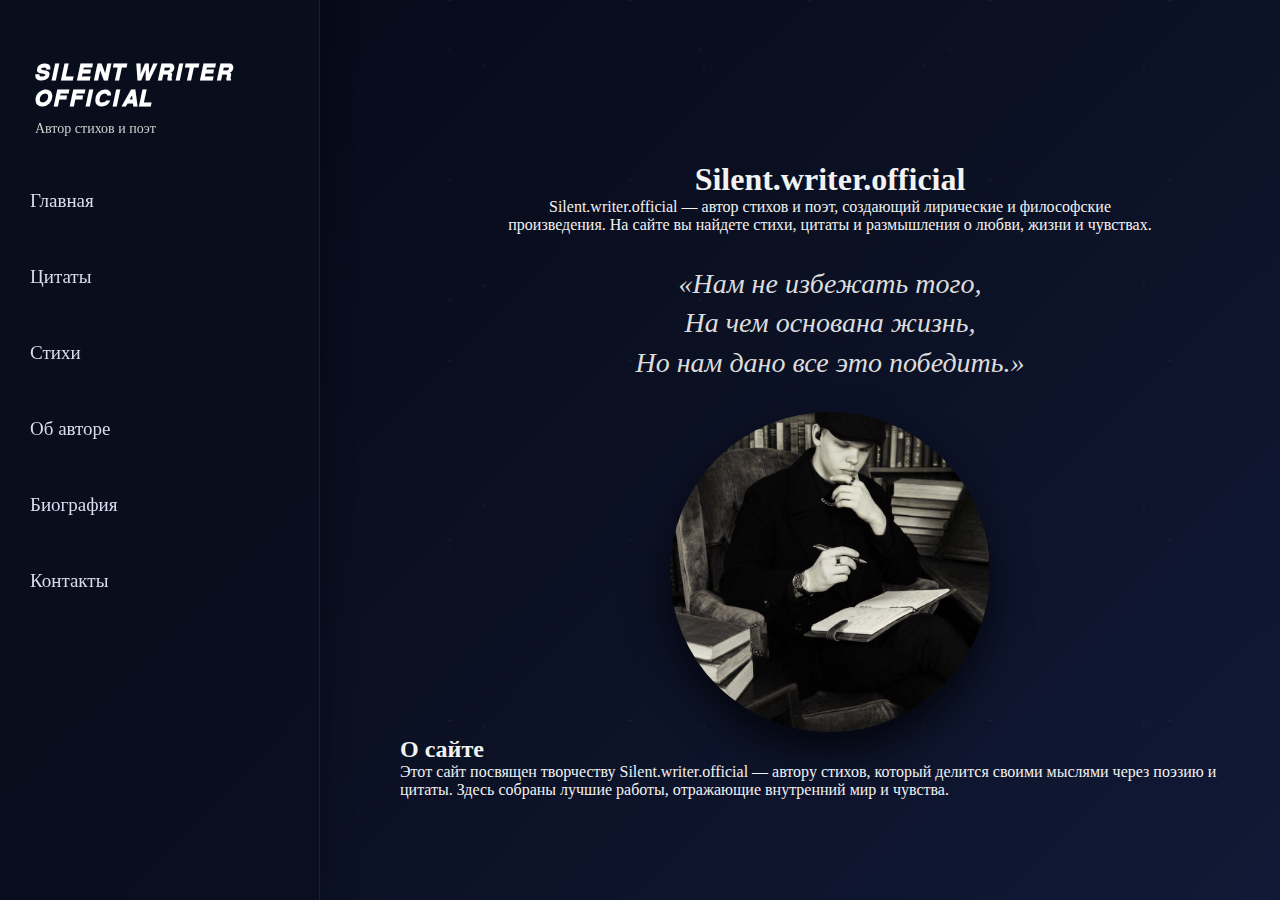
<file: index.html>
<!DOCTYPE html>
<html lang="ru">
<head>
<meta charset="UTF-8">
<meta name="viewport" content="width=device-width, initial-scale=1.0">

<title>Silent.writer.official — автор стихов | цитаты</title>
<meta name="description" content="Silent.writer.official — автор стихов и поэт. Лирические и философские стихи, цитаты о любви, жизни и чувствах.">

 <link rel="canonical" href="https://silentwriterofficial.github.io/Silent.writer.official/">

<link rel="stylesheet" href="style.css">
</head>
<body>
    <button class="menu-toggle" id="menuToggle">☰</button>

    <!-- SIDEBAR -->
    <aside class="sidebar">
        <div class="author-box">
        <h1>𝑺𝑰𝑳𝑬𝑵𝑻 𝑾𝑹𝑰𝑻𝑬𝑹 <br>𝑶𝑭𝑭𝑰𝑪𝑰𝑨𝑳</h1>
            <p> Автор стихов и поэт</p>
            </div>
        <nav>
            <a href="index.html">Главная</a>
            <a href="quotes.html">Цитаты</a>
            <a href="poems.html">Стихи</a>
            <a href="about.html">Об авторе</a>
            <a href="bio.html">Биография</a>
            <a href="contact.html">Контакты</a>
        </nav>
    </aside>

    <!-- MAIN -->
    <main class="home">
        <section class="intro">
           <h1>Silent.writer.official</h1>
    <p>
        Silent.writer.official — автор стихов и поэт, создающий лирические и философские произведения. 
        На сайте вы найдете стихи, цитаты и размышления о любви, жизни и чувствах.
    </p>
        </section>
        <div class="hero">
            <blockquote class="quote">
                «Нам не избежать того,<br>На чем основана жизнь,<br>Но нам дано все это победить.»
            </blockquote>

            <img src="logo2.jpg" alt="Silent.writer logo" class="logo">
        </div>
        <section class="about-preview">
        <h2>О сайте</h2>
        <p>
            Этот сайт посвящен творчеству Silent.writer.official — автору стихов, 
            который делится своими мыслями через поэзию и цитаты. 
            Здесь собраны лучшие работы, отражающие внутренний мир и чувства.
        </p>
    </section>
    </main>

    <script>
const menuToggle = document.getElementById("menuToggle");
const sidebar = document.querySelector(".sidebar");

menuToggle.addEventListener("click", () => {
    sidebar.classList.toggle("active");
});
</script>
     <script type="application/ld+json">
    {
      "@context": "https://schema.org",
      "@type": "Person",
      "name": "Silent.writer.official",
      "description": "Украинский поэт и автор лирических и философских стихотворений",
      "url": "https://silentwriterofficial.github.io/Silent.writer.official/",
      "image": "https://silentwriterofficial.github.io/Silent.writer.official/photo2.jpg",
      "sameAs": [
        "https://instagram.com/Silent.writer.official"
      ]
    }
    </script>

</body>

</html>
</file>
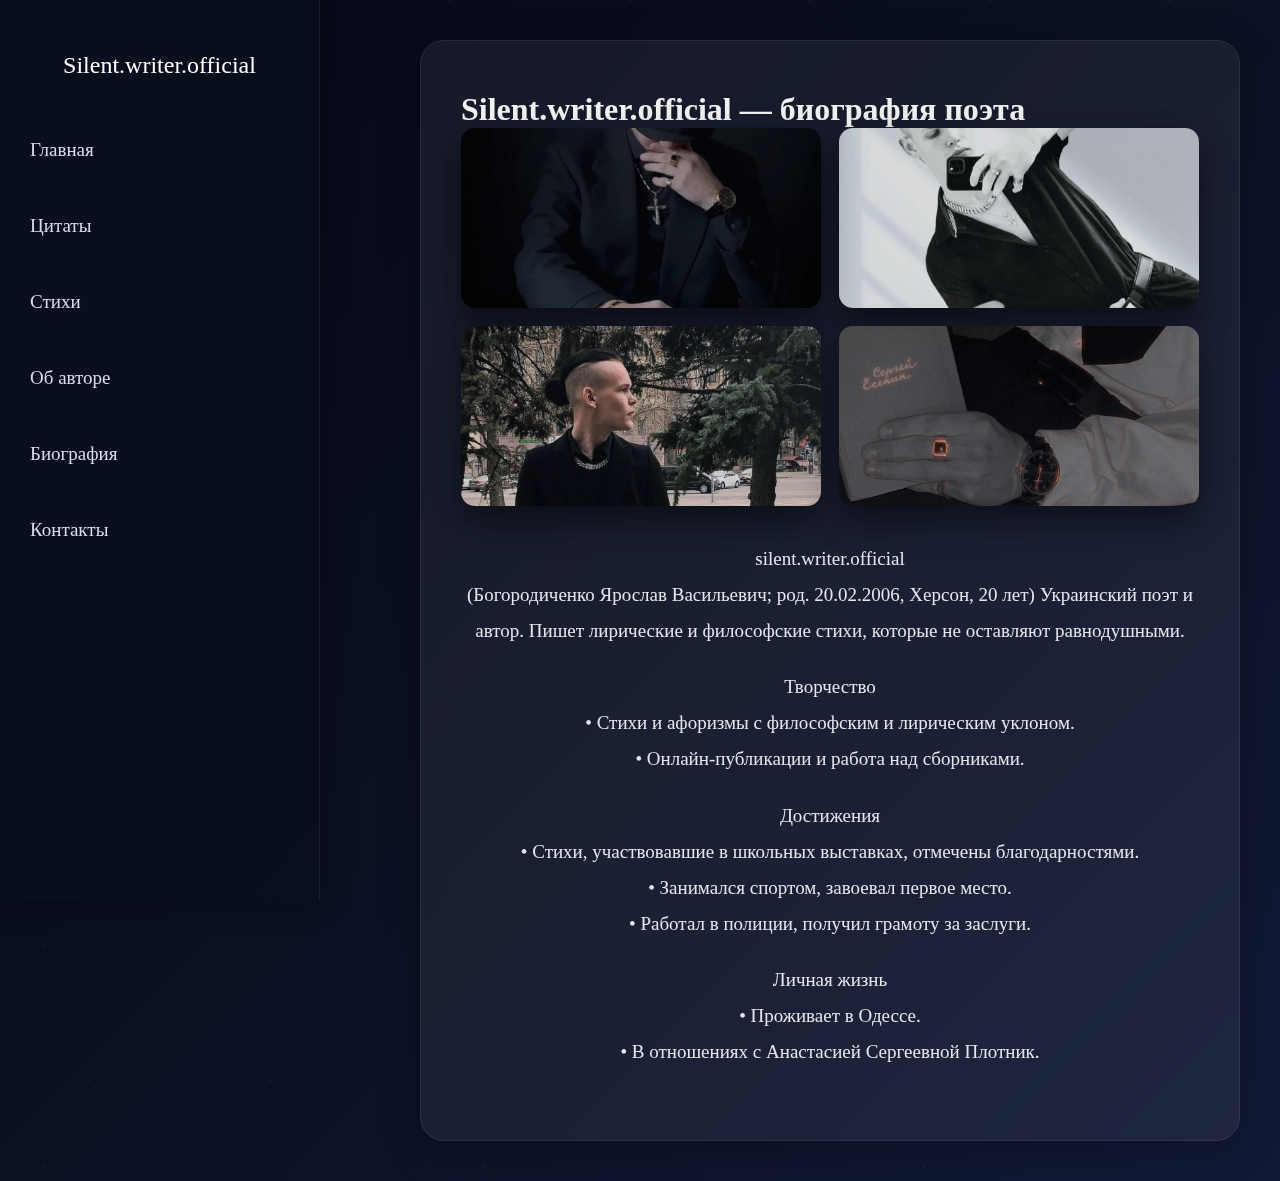
<file: about.html>
<!DOCTYPE html>
<html lang="ru">
<head>
    <meta charset="UTF-8">
    <meta name="viewport" content="width=device-width, initial-scale=1.0">
   <title>Биография поэта Silent.writer.official</title>

<meta name="description" content="Silent.writer.official — украинский поэт и автор лирических и философских стихотворений. Биография, творчество, фото автора.">

<link rel="stylesheet" href="style.css">
</head>
<body>
    <button class="menu-toggle" id="menuToggle">☰</button>

    <!-- SIDEBAR -->
    <aside class="sidebar">
        <div class="site-title">Silent.writer.official</div>
        <nav>
            <a href="index.html">Главная</a>
            <a href="quotes.html">Цитаты</a>
            <a href="poems.html">Стихи</a>
            <a href="about.html">Об авторе</a>
             <a href="about2.html">Биография</a>
            <a href="contact.html">Контакты</a>
        </nav>
    </aside>

    <!-- ОБ АВТОРЕ -->
    <main class="about">
        <div class="about-card">

           <h1>Silent.writer.official — биография поэта</h1>

            <!-- ФОТОГАЛЕРЕЯ -->
<div class="about-gallery">
    <img src="photo2.jpg" alt="Silent.writer.official украинский поэт">
<img src="photo3.jpg" alt="Silent.writer.official автор стихов">
<img src="photo4.jpg" alt="Silent.writer.official поэт фото">
<img src="photo5.jpg" alt="Silent.writer.official биография автора">
</div>

            <p>
                silent.writer.official <br>

(Богородиченко Ярослав Васильевич; род. 20.02.2006, Херсон, 20 лет)

Украинский поэт и автор. Пишет лирические и философские стихи, которые не оставляют равнодушными.
            </p>

            <p>
                Творчество <br>
• Стихи и афоризмы с философским и лирическим уклоном.<br>
• Онлайн-публикации и работа над сборниками.<br>
</p>

<p>
Достижения<br>
• Стихи, участвовавшие в школьных выставках, отмечены благодарностями.<br>
• Занимался спортом, завоевал первое место.<br>
• Работал в полиции, получил грамоту за заслуги.<br>

            </p>
            <p>
                Личная жизнь<br>
• Проживает в Одессе.<br>
• В отношениях с Анастасией Сергеевной Плотник.<br>
            </p>

        </div>
    </main>
    <script src="script.js"></script>

    <script type="application/ld+json">
{
  "@context": "https://schema.org",
  "@type": "Person",
  "name": "Silent.writer.official",
  "description": "Украинский поэт и автор лирических и философских стихотворений",
  "url": "https://silentwriterofficial.github.io/Silent.writer.official/",
  "image": "https://silentwriterofficial.github.io/Silent.writer.official/photo2.jpg",
  "sameAs": [
    "https://instagram.com/твой_инст"
  ]
}
</script>

</body>


</html>
</file>
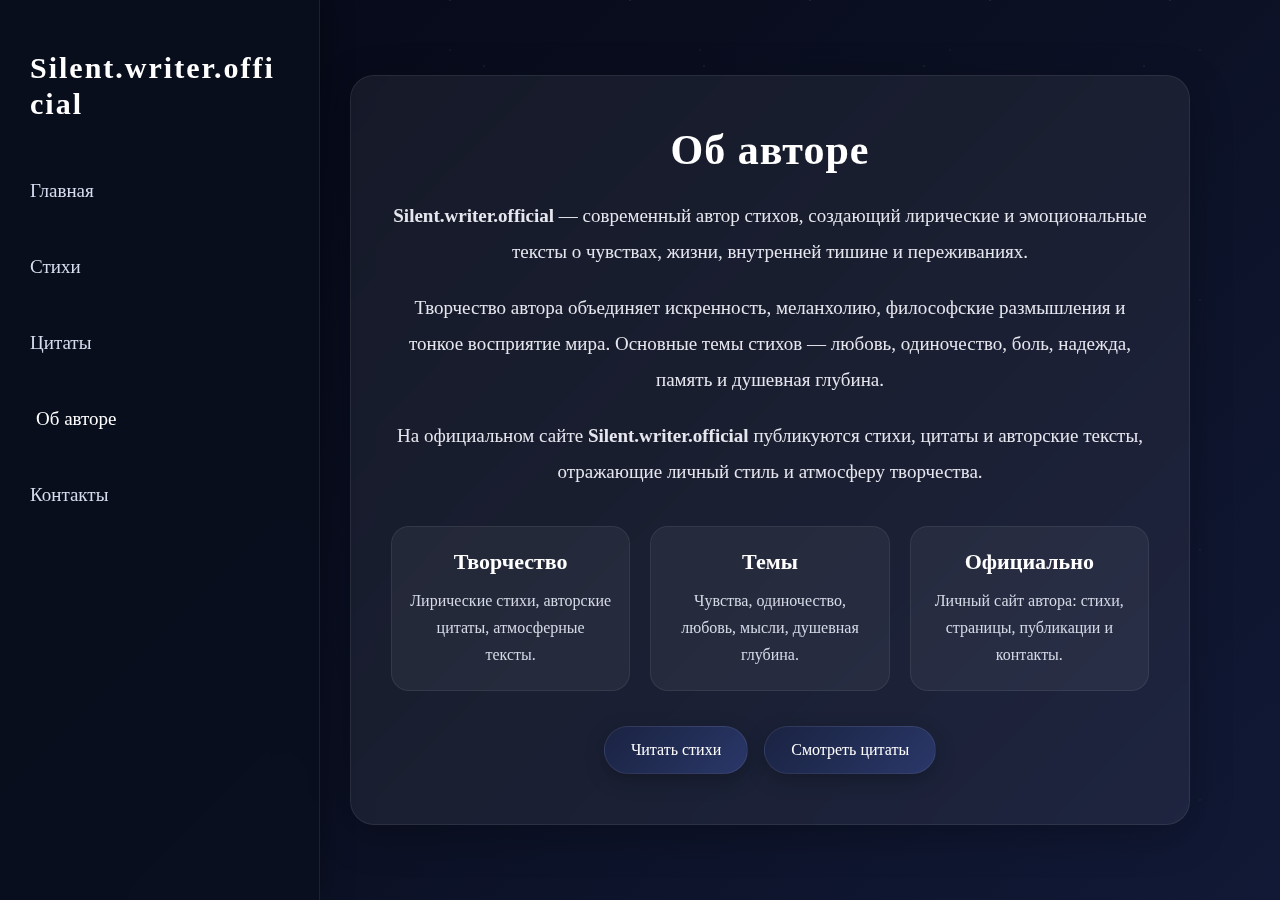
<file: about2.html>
<!DOCTYPE html>
<html lang="ru">
<head>
    <meta charset="UTF-8">
    <meta name="viewport" content="width=device-width, initial-scale=1.0">
    <title>Об авторе — Silent.writer.official | Автор стихов</title>
    <meta name="description" content="Silent.writer.official — автор стихов и лирических текстов. Биография автора, творчество, официальный сайт, стихи и цитаты.">
    <meta name="keywords" content="Silent.writer.official, автор стихов, поэт, стихи, цитаты, творчество, официальный сайт">
    <meta name="robots" content="index, follow">
    <meta name="author" content="Silent.writer.official">

    <link rel="stylesheet" href="style.css">
</head>
<body>

    <!-- Кнопка меню для телефона -->
    <button class="menu-toggle" id="menuToggle" aria-label="Открыть меню">☰</button>

    <!-- Затемнение фона при открытом меню -->
    <div class="overlay" id="overlay"></div>

    <!-- SIDEBAR -->
    <aside class="sidebar" id="sidebar">
        <h1>Silent.writer.official</h1>
        <nav>
            <a href="index.html">Главная</a>
            <a href="poems.html">Стихи</a>
            <a href="quotes.html">Цитаты</a>
            <a href="about.html" class="active">Об авторе</a>
            <a href="contact.html">Контакты</a>
        </nav>
    </aside>

    <!-- MAIN -->
    <main class="main-content">
        <section class="about-section">
            <div class="about-card">
                <h2>Об авторе</h2>

                <p>
                    <strong>Silent.writer.official</strong> — современный автор стихов,
                    создающий лирические и эмоциональные тексты о чувствах, жизни,
                    внутренней тишине и переживаниях.
                </p>

                <p>
                    Творчество автора объединяет искренность, меланхолию, философские
                    размышления и тонкое восприятие мира. Основные темы стихов —
                    любовь, одиночество, боль, надежда, память и душевная глубина.
                </p>

                <p>
                    На официальном сайте <strong>Silent.writer.official</strong>
                    публикуются стихи, цитаты и авторские тексты, отражающие личный
                    стиль и атмосферу творчества.
                </p>

                <div class="about-info">
                    <div class="info-box">
                        <h3>Творчество</h3>
                        <p>Лирические стихи, авторские цитаты, атмосферные тексты.</p>
                    </div>

                    <div class="info-box">
                        <h3>Темы</h3>
                        <p>Чувства, одиночество, любовь, мысли, душевная глубина.</p>
                    </div>

                    <div class="info-box">
                        <h3>Официально</h3>
                        <p>Личный сайт автора: стихи, страницы, публикации и контакты.</p>
                    </div>
                </div>

                <div class="about-links">
                    <a href="poems.html" class="about-btn">Читать стихи</a>
                    <a href="quotes.html" class="about-btn">Смотреть цитаты</a>
                </div>
            </div>
        </section>
    </main>

    <script>
        const menuToggle = document.getElementById("menuToggle");
        const sidebar = document.getElementById("sidebar");
        const overlay = document.getElementById("overlay");

        menuToggle.addEventListener("click", () => {
            sidebar.classList.toggle("active");
            overlay.classList.toggle("active");
        });

        overlay.addEventListener("click", () => {
            sidebar.classList.remove("active");
            overlay.classList.remove("active");
        });
    </script>

</body>
</html>
</file>
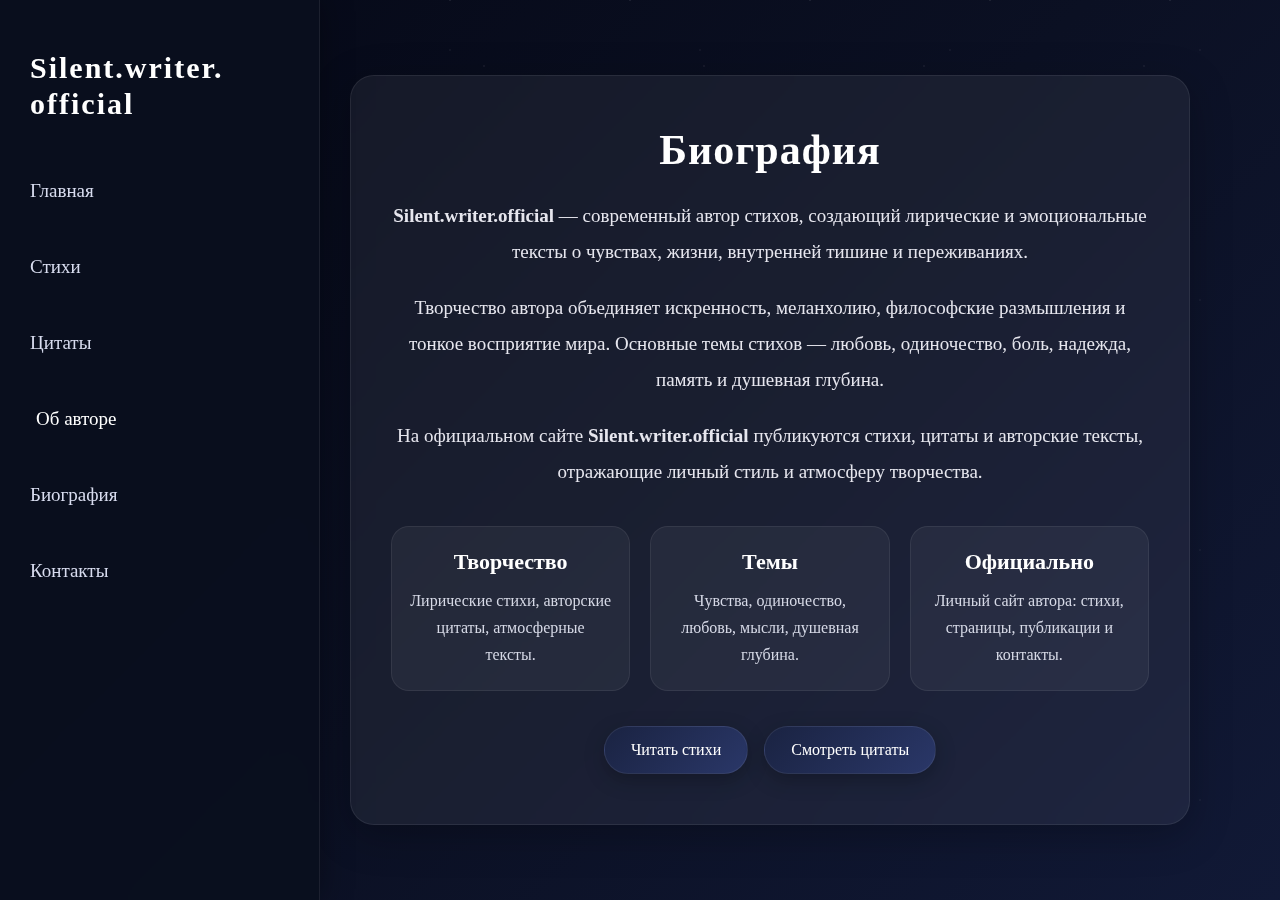
<file: bio.html>
<!DOCTYPE html>
<html lang="ru">
<head>
    <meta charset="UTF-8">
    <meta name="viewport" content="width=device-width, initial-scale=1.0">
    <title>Об авторе — Silent.writer.official | Автор стихов</title>
    <meta name="description" content="Silent.writer.official — автор стихов и лирических текстов. Биография автора, творчество, официальный сайт, стихи и цитаты.">
    <meta name="keywords" content="Silent.writer.official, автор стихов, поэт, стихи, цитаты, творчество, официальный сайт">
    <meta name="robots" content="index, follow">
    <meta name="author" content="Silent.writer.official">

    <link rel="stylesheet" href="style.css">
</head>
<body>

    <!-- Кнопка меню для телефона -->
    <button class="menu-toggle" id="menuToggle" aria-label="Открыть меню">☰</button>

    <!-- Затемнение фона при открытом меню -->
    <div class="overlay" id="overlay"></div>

    <!-- SIDEBAR -->
    <aside class="sidebar" id="sidebar">
        <h1>Silent.writer.<br>official</h1>
        <nav>
            <a href="index.html">Главная</a>
            <a href="poems.html">Стихи</a>
            <a href="quotes.html">Цитаты</a>
            <a href="about.html" class="active">Об авторе</a>
             <a href="bio.html">Биография</a>
            <a href="contact.html">Контакты</a>
        </nav>
    </aside>

    <!-- MAIN -->
    <main class="main-content">
        <section class="about-section">
            <div class="about-card">
                <h2>Биография</h2>

                <p>
                    <strong>Silent.writer.official</strong> — современный автор стихов,
                    создающий лирические и эмоциональные тексты о чувствах, жизни,
                    внутренней тишине и переживаниях.
                </p>

                <p>
                    Творчество автора объединяет искренность, меланхолию, философские
                    размышления и тонкое восприятие мира. Основные темы стихов —
                    любовь, одиночество, боль, надежда, память и душевная глубина.
                </p>

                <p>
                    На официальном сайте <strong>Silent.writer.official</strong>
                    публикуются стихи, цитаты и авторские тексты, отражающие личный
                    стиль и атмосферу творчества.
                </p>

                <div class="about-info">
                    <div class="info-box">
                        <h3>Творчество</h3>
                        <p>Лирические стихи, авторские цитаты, атмосферные тексты.</p>
                    </div>

                    <div class="info-box">
                        <h3>Темы</h3>
                        <p>Чувства, одиночество, любовь, мысли, душевная глубина.</p>
                    </div>

                    <div class="info-box">
                        <h3>Официально</h3>
                        <p>Личный сайт автора: стихи, страницы, публикации и контакты.</p>
                    </div>
                </div>

                <div class="about-links">
                    <a href="poems.html" class="about-btn">Читать стихи</a>
                    <a href="quotes.html" class="about-btn">Смотреть цитаты</a>
                </div>
            </div>
        </section>
    </main>

    <script>
        const menuToggle = document.getElementById("menuToggle");
        const sidebar = document.getElementById("sidebar");
        const overlay = document.getElementById("overlay");

        menuToggle.addEventListener("click", () => {
            sidebar.classList.toggle("active");
            overlay.classList.toggle("active");
        });

        overlay.addEventListener("click", () => {
            sidebar.classList.remove("active");
            overlay.classList.remove("active");
        });
    </script>

</body>
</html>
</file>
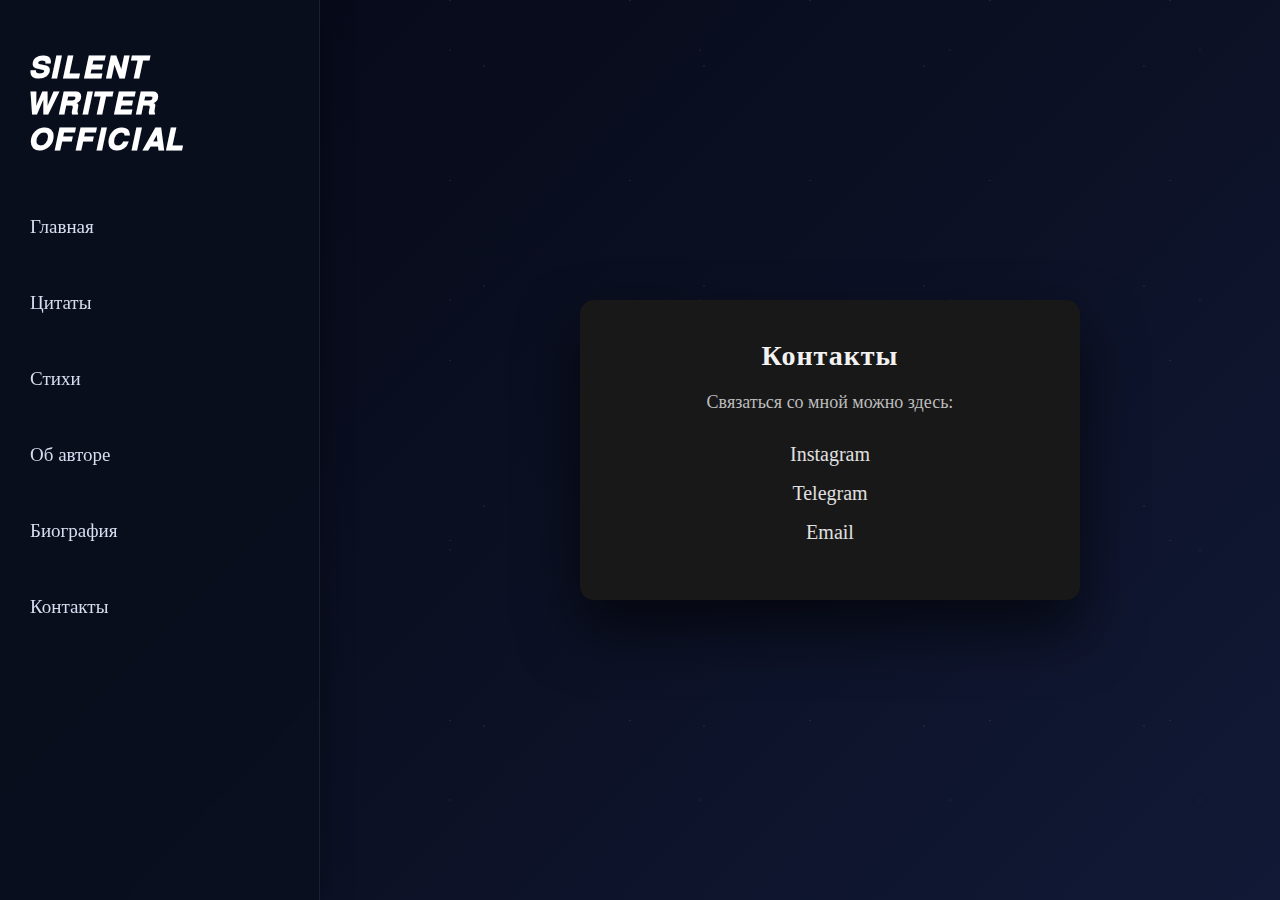
<file: contact.html>
<!DOCTYPE html>
<html lang="ru">
<head>
    <meta charset="UTF-8">
    <meta name="viewport" content="width=device-width, initial-scale=1.0">
    <title>Контакты — Silent.writer.official</title>
    <meta name="robots" content="noindex, follow">
<link rel="canonical" href="https://silentwriterofficial.github.io/Silent.writer.official/">
    <link rel="stylesheet" href="style.css">
</head>
<body>

     <!-- Кнопка меню для телефона -->
    <button class="menu-toggle" id="menuToggle" aria-label="Открыть меню">☰</button>

    <!-- Затемнение фона при открытом меню -->
    <div class="overlay" id="overlay"></div>

    <!-- SIDEBAR -->
    <aside class="sidebar">
        <h1>𝑺𝑰𝑳𝑬𝑵𝑻 𝑾𝑹𝑰𝑻𝑬𝑹 𝑶𝑭𝑭𝑰𝑪𝑰𝑨𝑳</h1>
        <nav>
            <a href="index.html">Главная</a>
            <a href="quotes.html">Цитаты</a>
            <a href="poems.html">Стихи</a>
            <a href="about.html">Об авторе</a>
             <a href="bio.html">Биография</a>
            <a href="contact.html">Контакты</a>
        </nav>
    </aside>

    <!-- КОНТАКТЫ -->
    <main class="contact">
        <div class="contact-card">

            <h2>Контакты</h2>

            <p class="contact-text">
                Связаться со мной можно здесь:
            </p>

            <div class="social-links">
                <a href="https://instagram.com/Silent.writer.official" target="_blank">Instagram</a>
                <a href="https://t.me/silent_writer_official" target="_blank">Telegram</a>
                <a href="mailto:yourmail@email.com">Email</a>
            </div>

        </div>
    </main>

    <script src="script.js"></script>
    

</body>

</html>
</file>
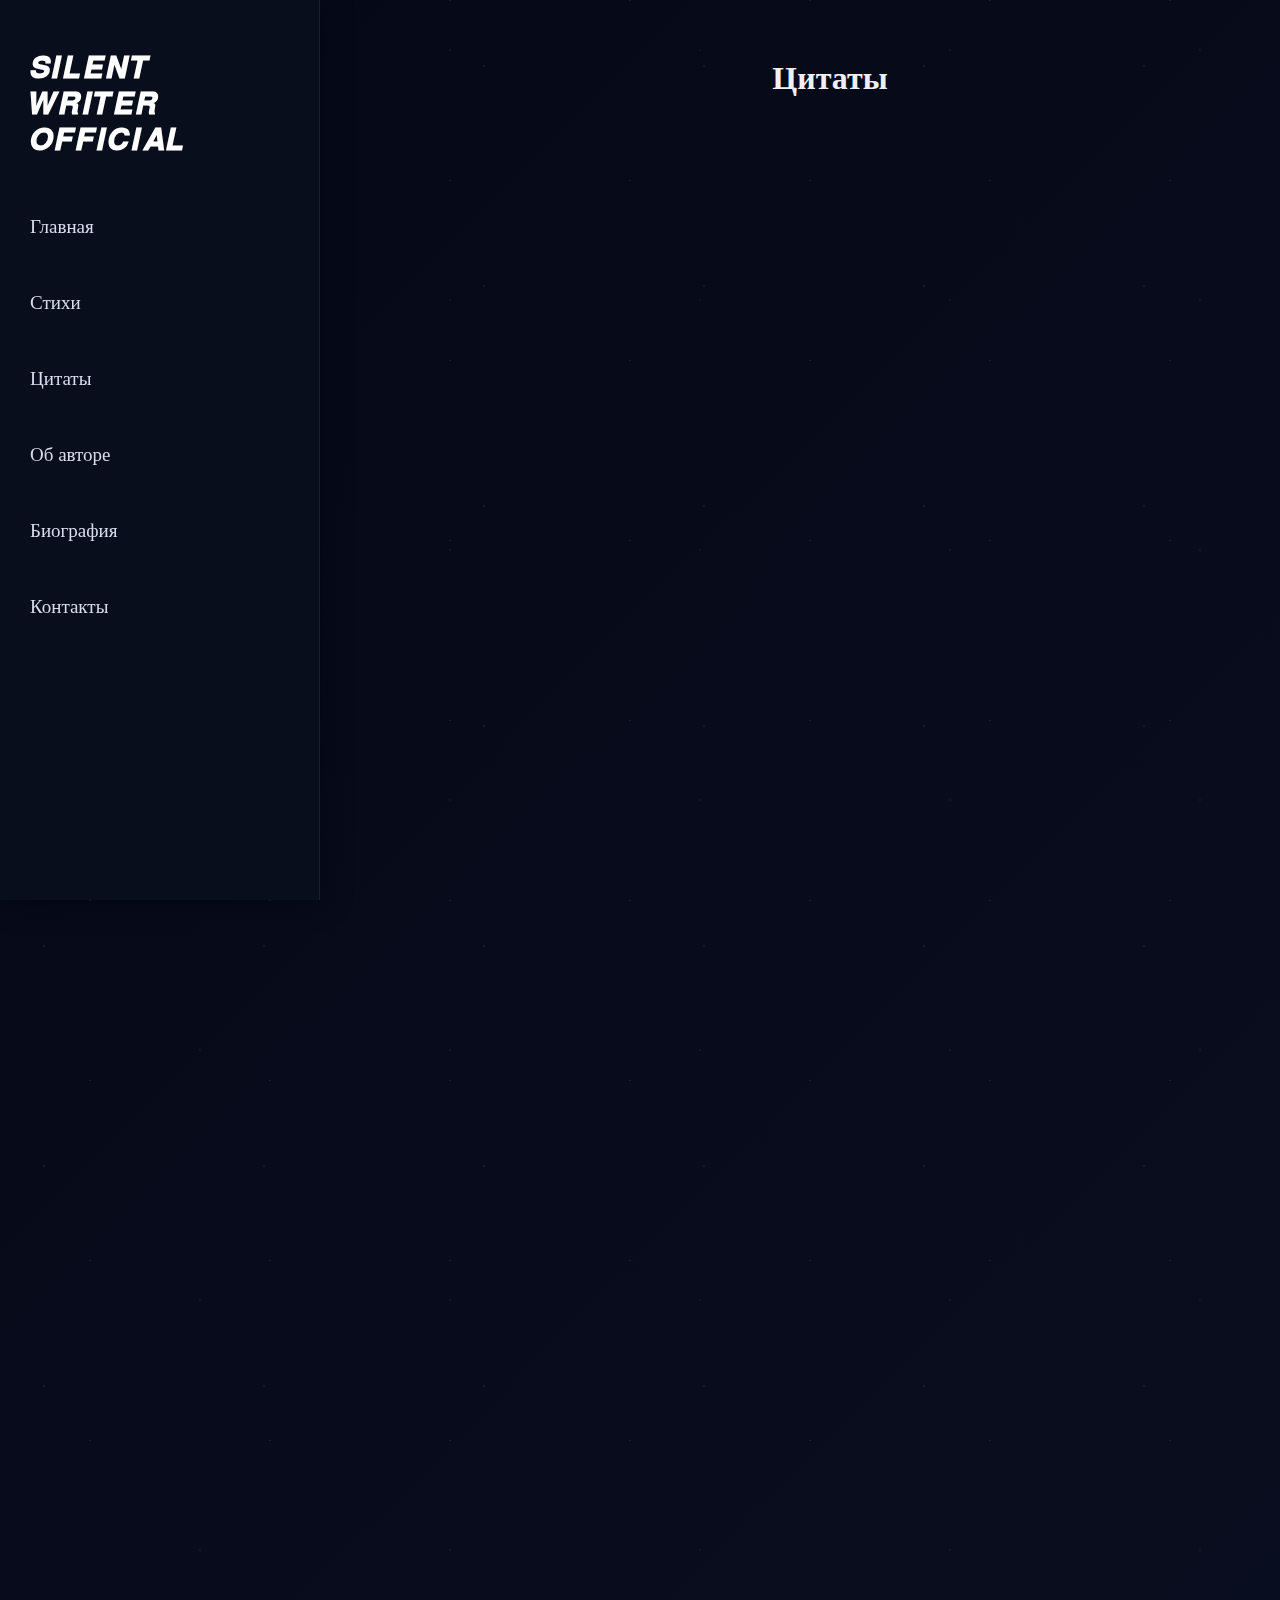
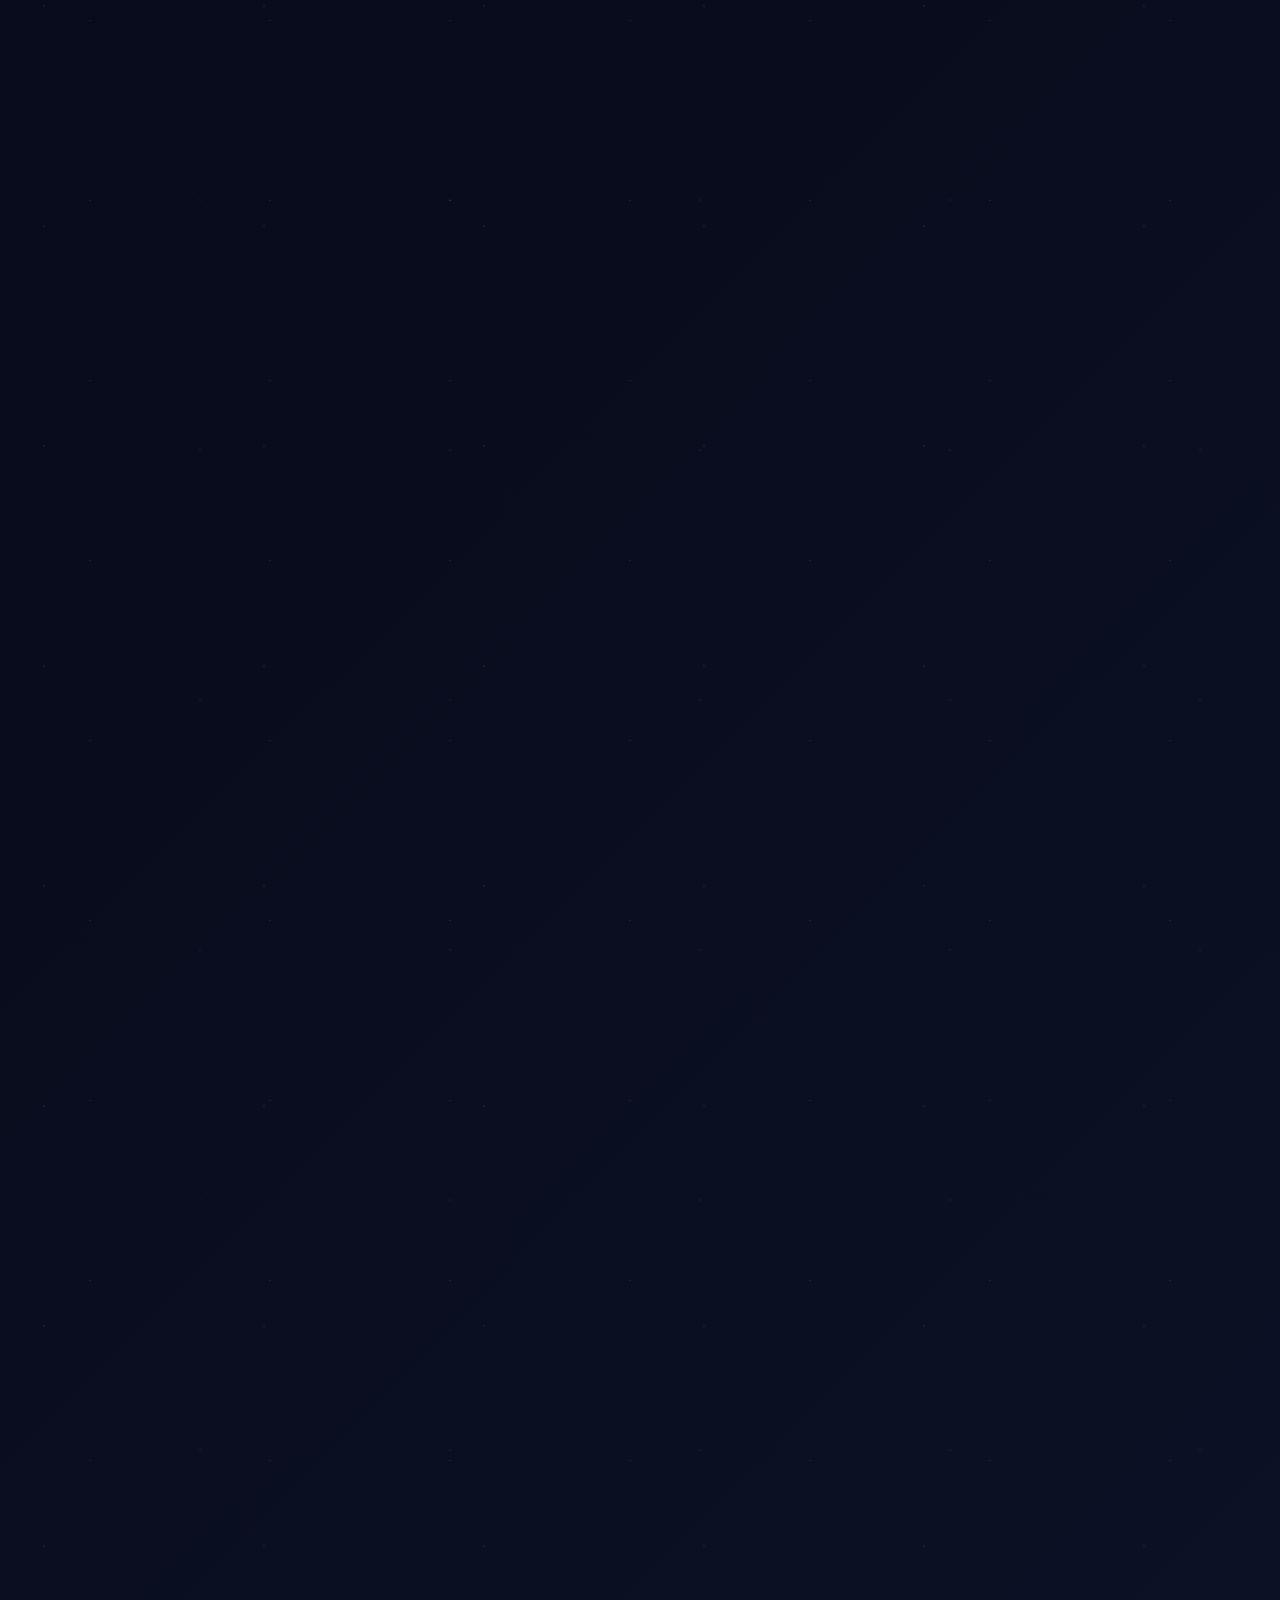
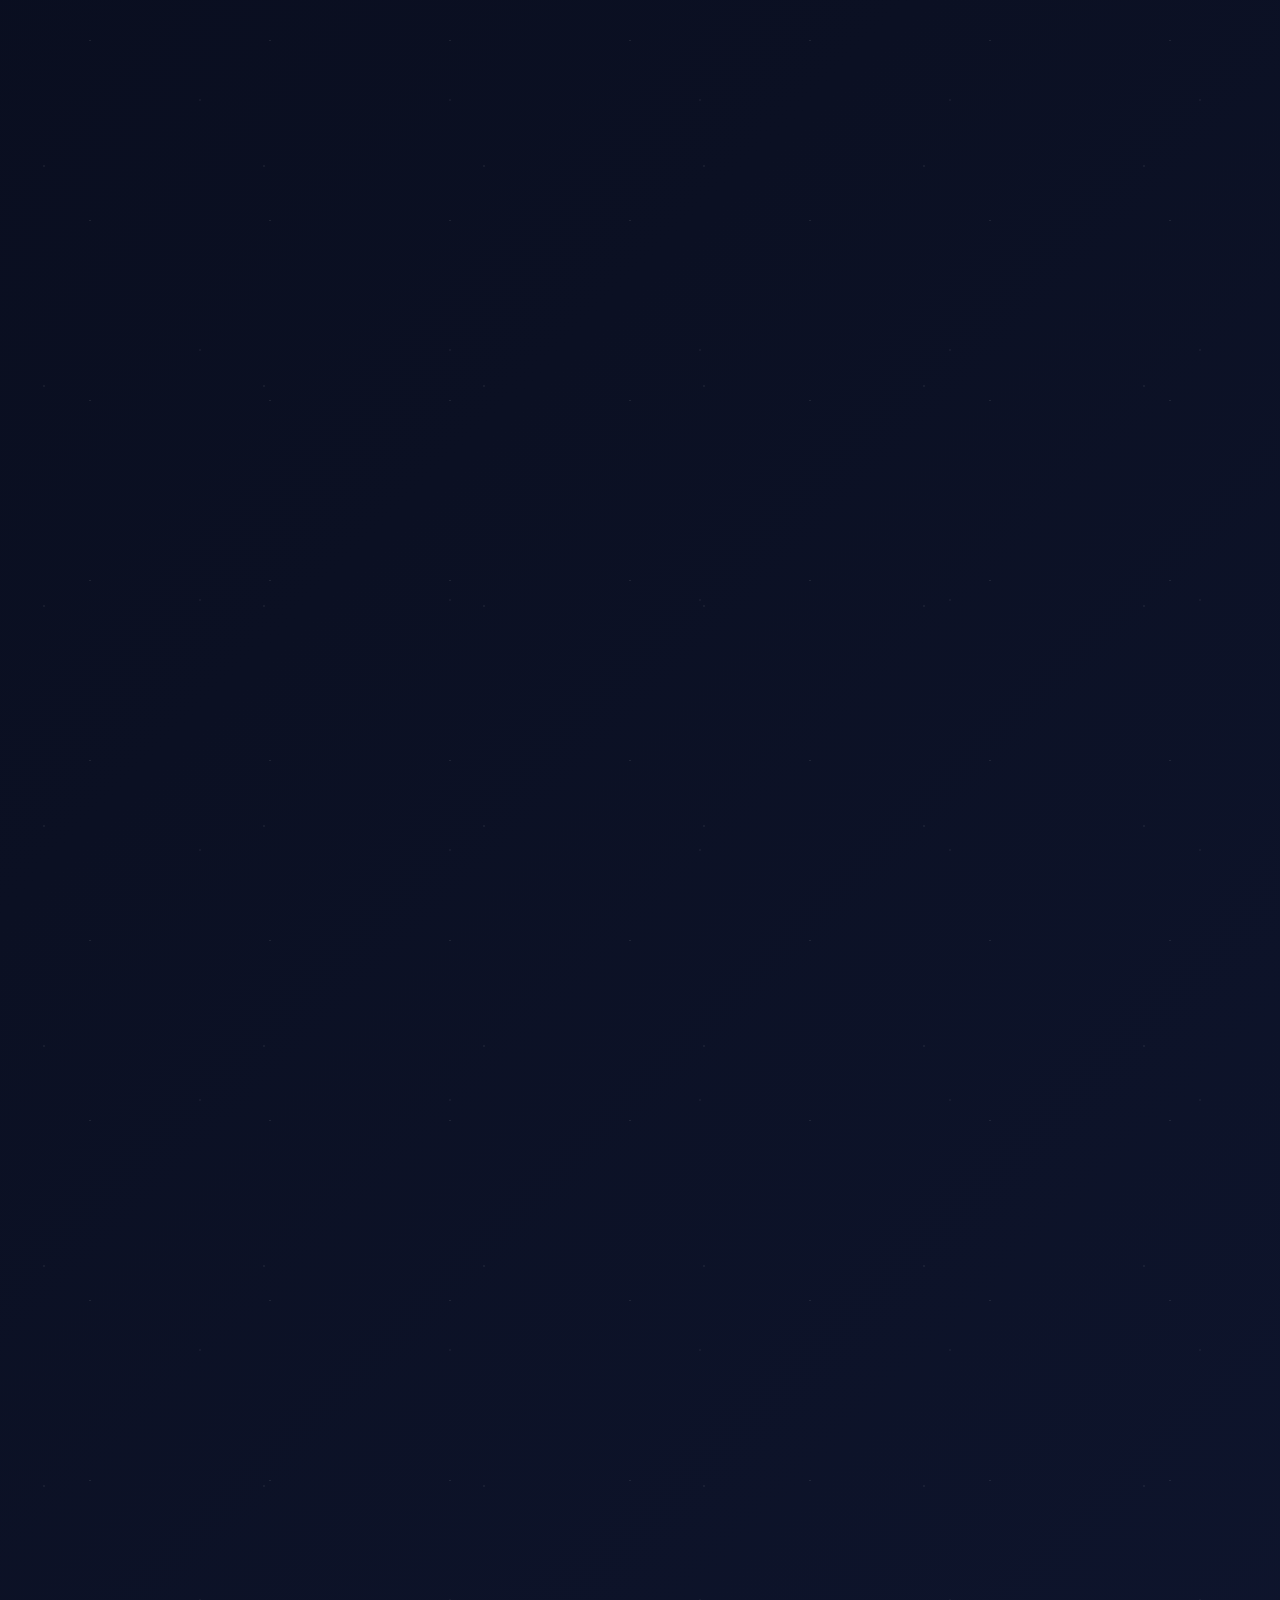
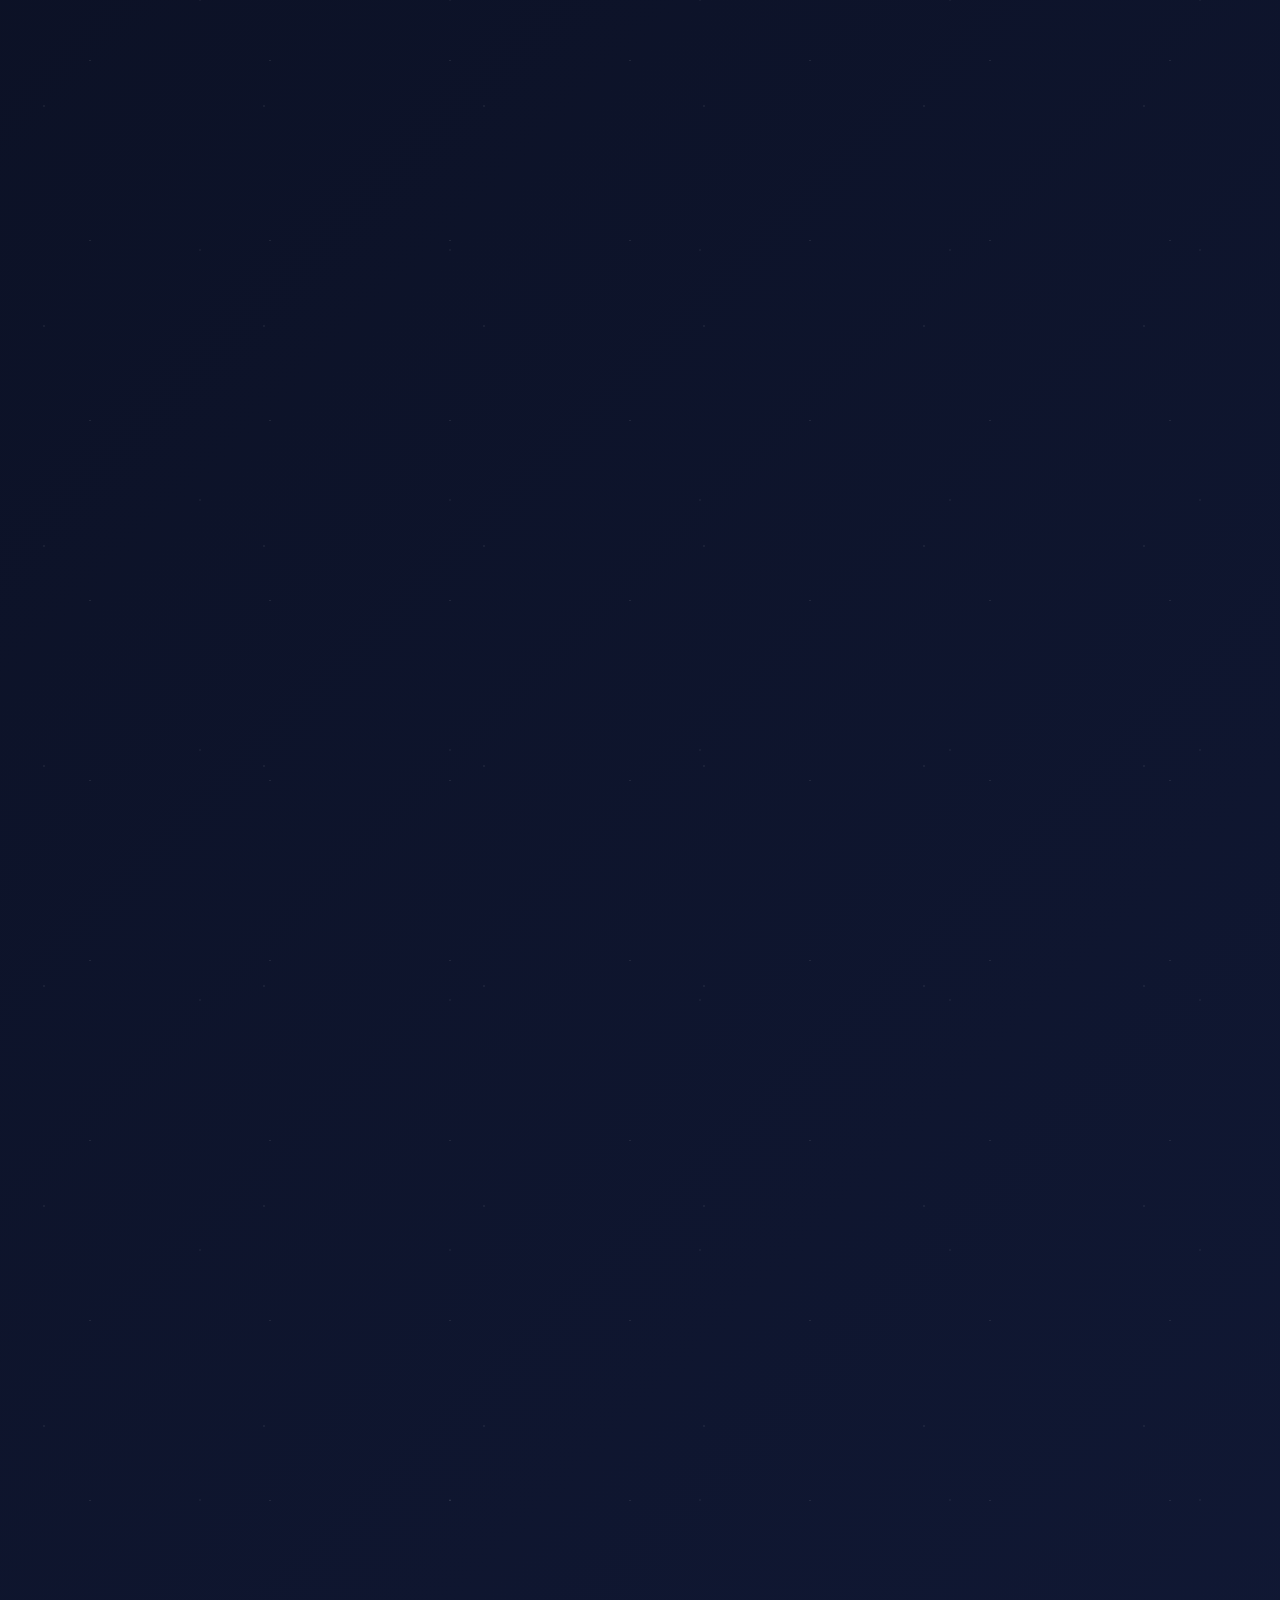
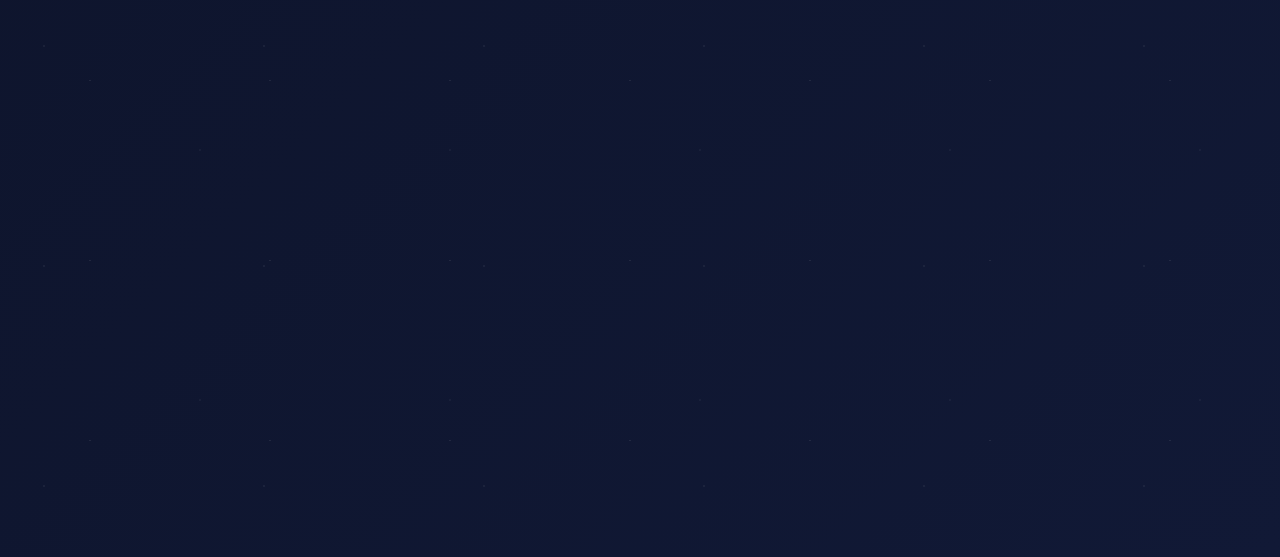
<file: quotes.html>
<!DOCTYPE html>
<html lang="ru">
<head>
    <meta charset="UTF-8">
    <meta name="viewport" content="width=device-width, initial-scale=1.0">
    <title>Цитаты — 𝑺𝑰𝑳𝑬𝑵𝑻 𝑾𝑹𝑰𝑻𝑬𝑹 𝑶𝑭𝑭𝑰𝑪𝑰𝑨𝑳</title>
    <link rel="stylesheet" href="style.css">
</head>
<body>

<button class="menu-toggle" id="menuToggle">☰</button>

<!-- SIDEBAR -->
<aside class="sidebar">
    <h1>𝑺𝑰𝑳𝑬𝑵𝑻 𝑾𝑹𝑰𝑻𝑬𝑹 𝑶𝑭𝑭𝑰𝑪𝑰𝑨𝑳</h1>
    <nav>
        <a href="index.html">Главная</a>
        <a href="poems.html">Стихи</a>
        <a href="quotes.html">Цитаты</a>
        <a href="about.html">Об авторе</a>
         <a href="about2.html">Биография</a>
        <a href="contact.html">Контакты</a>
    </nav>
</aside>

<!-- ЦИТАТЫ -->
<main class="poems">
    <h2 class="poems-title">Цитаты</h2>

<article class="poem-card">
<pre>И не важно кем ты будешь,
Важно какой ты вклад внесёшь для мира.
   𝑺𝑰𝑳𝑬𝑵𝑻 𝑾𝑹𝑰𝑻𝑬𝑹 𝑶𝑭𝑭𝑰𝑪𝑰𝑨𝑳
</pre>
<div class="like-box">
<button class="quote-like-btn" data-id="quote1"><span class="heart">♡</span></button>
<span data-quote-count="quote1">0</span>
</div>
</article>

<article class="poem-card">
<h3></h3>
<pre>Одиночество научит тому,
Чему счастье не научит.
    𝑺𝑰𝑳𝑬𝑵𝑻 𝑾𝑹𝑰𝑻𝑬𝑹 𝑶𝑭𝑭𝑰𝑪𝑰𝑨𝑳
</pre>
<div class="like-box">
<button class="quote-like-btn" data-id="quote2"><span class="heart">♡</span></button>
<span data-quote-count="quote2">0</span>
</div>
</article>

    <article class="poem-card">
<h3></h3>
<pre>« Когда наболит и душа заболит,
приходи ко мне — жалуйся,
будь собой.

Кричи, плачь, матом ругайся,
разбивай посуду — целиком, если накипело
и устала от всего.

Но помни имя моё
и не забывай, пожалуйста, никогда.

И я твоё не забуду,
чего бы это ни стоило для меня.»

«Что бы ни спросили у меня о тебе —
в твоё отсутствие
я буду защищать твоё имя.»
    𝑺𝑰𝑳𝑬𝑵𝑻 𝑾𝑹𝑰𝑻𝑬𝑹 𝑶𝑭𝑭𝑰𝑪𝑰𝑨𝑳

</pre>
<div class="like-box">
<button class="quote-like-btn" data-id="quote3"><span class="heart">♡</span></button>
<span data-quote-count="quote3">0</span>
</div>
</article>

    <article class="poem-card">
<h3></h3>
<pre>«Поздно ночью
Через все запятые дошёл, наконец, до точки.
Улица твоя, или соцсеть —
уже не важно.
Не потревожу я тебя,
и не посвящу тебе ни единой строчки.»
     𝑺𝑰𝑳𝑬𝑵𝑻 𝑾𝑹𝑰𝑻𝑬𝑹 𝑶𝑭𝑭𝑰𝑪𝑰𝑨𝑳

</pre>
<div class="like-box">
<button class="quote-like-btn" data-id="quote4"><span class="heart">♡</span></button>
<span data-quote-count="quote4">0</span>
</div>
</article>
    
   <article class="poem-card">
<h3></h3>
<pre>«Я хочу лишь быть с тобой,
твердил я сотый раз тебе.
И это не враньё,
как казалось всем тебе.
Дверь в своё сердце, наконец-то, ты открой —
или выбью я её.»
       𝑺𝑰𝑳𝑬𝑵𝑻 𝑾𝑹𝑰𝑻𝑬𝑹 𝑶𝑭𝑭𝑰𝑪𝑰𝑨𝑳

</pre>
<div class="like-box">
<button class="quote-like-btn" data-id="quote5"><span class="heart">♡</span></button>
<span data-quote-count="quote5">0</span>
</div>
</article> 

<article class="poem-card">
<h3></h3>
<pre>«Как река, что течёт сквозь века,
﻿﻿Любовь - источник, что не иссякнет никогда.»
         𝑺𝑰𝑳𝑬𝑵𝑻 𝑾𝑹𝑰𝑻𝑬𝑹 𝑶𝑭𝑭𝑰𝑪𝑰𝑨𝑳
    
</pre>
<div class="like-box">
<button class="quote-like-btn" data-id="quote6"><span class="heart">♡</span></button>
<span data-quote-count="quote6">0</span>
</div>
</article>

<article class="poem-card">
<h3></h3>
<pre> "Человеку нужен человек —
Не на день, и не на вечер, а на целый век."

       𝑺𝑰𝑳𝑬𝑵𝑻 𝑾𝑹𝑰𝑻𝑬𝑹 𝑶𝑭𝑭𝑰𝑪𝑰𝑨𝑳 
</pre>
<div class="like-box">
<button class="quote-like-btn" data-id="quote7"><span class="heart">♡</span></button>
<span data-quote-count="quote7">0</span>
</div>
</article>

   <article class="poem-card">
<h3></h3>
<pre>«Жизнь - это вечный поиск.
Встречаем, любим, теряем, страдаем, ищем снова....»
            𝑺𝑰𝑳𝑬𝑵𝑻 𝑾𝑹𝑰𝑻𝑬𝑹 𝑶𝑭𝑭𝑰𝑪𝑰𝑨𝑳 
</pre>
<div class="like-box">
<button class="quote-like-btn" data-id="quote8"><span class="heart">♡</span></button>
<span data-quote-count="quote8">0</span>
</div>
</article> 


<article class="poem-card">
<h3></h3>
<pre>«Не тоскуй по том что было,
Создай то, что будет лучше былого.»
           𝑺𝑰𝑳𝑬𝑵𝑻 𝑾𝑹𝑰𝑻𝑬𝑹 𝑶𝑭𝑭𝑰𝑪𝑰𝑨𝑳 
</pre>
<div class="like-box">
<button class="quote-like-btn" data-id="quote9"><span class="heart">♡</span></button>
<span data-quote-count="quote9">0</span>
</div>
</article>
    
    <article class="poem-card">
<h3></h3>
<pre>« Я был тебе верным, преданным.
И тобою был предан, покинутым.»
           𝑺𝑰𝑳𝑬𝑵𝑻 𝑾𝑹𝑰𝑻𝑬𝑹 𝑶𝑭𝑭𝑰𝑪𝑰𝑨𝑳 

</pre>
<div class="like-box">
<button class="quote-like-btn" data-id="quote10"><span class="heart">♡</span></button>
<span data-quote-count="quote10">0</span>
</div>
</article>

<article class="poem-card">
<h3></h3>
<pre>«Если воздух и пища необходимы,
то смысл мой — это ты,
что тоже необходим.»  
           𝑺𝑰𝑳𝑬𝑵𝑻 𝑾𝑹𝑰𝑻𝑬𝑹 𝑶𝑭𝑭𝑰𝑪𝑰𝑨𝑳 

</pre>
<div class="like-box">
<button class="quote-like-btn" data-id="quote11"><span class="heart">♡</span></button>
<span data-quote-count="quote11">0</span>
</div>
</article>

   <article class="poem-card">
<h3></h3>
<pre>«В разлуке, есть потенциал,
Будущих встреч, роста и новых начал.»
           𝑺𝑰𝑳𝑬𝑵𝑻 𝑾𝑹𝑰𝑻𝑬𝑹 𝑶𝑭𝑭𝑰𝑪𝑰𝑨𝑳 

</pre>
<div class="like-box">
<button class="quote-like-btn" data-id="quote12"><span class="heart">♡</span></button>
<span data-quote-count="quote12">0</span>
</div>
</article> 

    <article class="poem-card">
<h3></h3>
<pre>«Счастье не в том, чтобы больше иметь,
А в том, чтобы любить и ценить,
В том, чтобы быть любимым и знать,
Что есть, за что в жизни благодарить.»
       𝑺𝑰𝑳𝑬𝑵𝑻 𝑾𝑹𝑰𝑻𝑬𝑹 𝑶𝑭𝑭𝑰𝑪𝑰𝑨𝑳 
</pre>
<div class="like-box">
<button class="quote-like-btn" data-id="quote13"><span class="heart">♡</span></button>
<span data-quote-count="quote13">0</span>
</div>
</article>

    <article class="poem-card">
<pre>«Я за тобой — в огонь и в воду.
Значит: тонуть, значит — гореть?
Значит — любить и не бояться бед.»
             𝑺𝑰𝑳𝑬𝑵𝑻 𝑾𝑹𝑰𝑻𝑬𝑹 𝑶𝑭𝑭𝑰𝑪𝑰𝑨𝑳 
</pre>
<div class="like-box">
<button class="quote-like-btn" data-id="quote14"><span class="heart">♡</span></button>
<span data-quote-count="quote14">0</span>
</div>
</article>


    <article class="poem-card">
<pre>«Не называй меня чёртовым пессимистом.
Из-за отсутствия тебя я стал таким.
Но когда ты была со мной,
моя жизнь окрашивалась в другие цвета.»
      𝑺𝑰𝑳𝑬𝑵𝑻 𝑾𝑹𝑰𝑻𝑬𝑹 𝑶𝑭𝑭𝑰𝑪𝑰𝑨𝑳 

</pre>
<div class="like-box">
<button class="quote-like-btn" data-id="quote15"><span class="heart">♡</span></button>
<span data-quote-count="quote15">0</span>
</div>
</article>

<article class="poem-card">
<pre>«Любовь - это не значит наносить друг другу травмы,
Но если я любил, твоя любовь меня разрушала.»
                 𝑺𝑰𝑳𝑬𝑵𝑻 𝑾𝑹𝑰𝑻𝑬𝑹 𝑶𝑭𝑭𝑰𝑪𝑰𝑨𝑳 
</pre>
<div class="like-box">
<button class="quote-like-btn" data-id="quote16"><span class="heart">♡</span></button>
<span data-quote-count="quote16">0</span>
</div>
</article>


<article class="poem-card">
<pre>«Когда спустится дождь, и намокнут все стены,
К тебе проберется холод, но я уже не согрею.»
             𝑺𝑰𝑳𝑬𝑵𝑻 𝑾𝑹𝑰𝑻𝑬𝑹 𝑶𝑭𝑭𝑰𝑪𝑰𝑨𝑳 

</pre>
<div class="like-box">
<button class="quote-like-btn" data-id="quote17"><span class="heart">♡</span></button>
<span data-quote-count="quote17">0</span>
</div>
</article>

<article class="poem-card">
<pre>«Ничего не надо —

Лишь бы она меня ласкала,

Как раньше, своим взглядом.

И нежными руками

С плеч моих усталость снимала.»
         𝑺𝑰𝑳𝑬𝑵𝑻 𝑾𝑹𝑰𝑻𝑬𝑹 𝑶𝑭𝑭𝑰𝑪𝑰𝑨𝑳   

</pre>
<div class="like-box">
<button class="quote-like-btn" data-id="quote18"><span class="heart">♡</span></button>
<span data-quote-count="quote18">0</span>
</div>
</article>


    
    
</main>

   <script> 
       const me 

<script src="https://cdn.jsdelivr.net/npm/@supabase/supabase-js@2"></script>

<script>
const supabaseUrl = "https://jiulxnhlhshbiwcjjadj.supabase.co";
const supabaseKey = "sb_publishable_BTFHCv7F__3rNqN_pCSL3w_g7znAt8Y";

const supabaseClient = supabase.createClient(supabaseUrl, supabaseKey);


// загрузка лайков
async function loadQuoteLikes() {
  const buttons = document.querySelectorAll(".quote-like-btn");

  for (const btn of buttons) {
    const quoteId = btn.dataset.id;

    const { data, error } = await supabaseClient
      .from("quotes")
      .select("likes")
      .eq("id", quoteId)
      .single();

    if (!error && data) {
      const countEl = document.querySelector(`[data-quote-count="${quoteId}"]`);
      if (countEl) countEl.textContent = data.likes ?? 0;
    }
  }
}


// лайк
async function addQuoteLike(quoteId, btn) {

  const localKey = "liked_quote_" + quoteId;

  if (localStorage.getItem(localKey)) {
    btn.disabled = true;
    btn.classList.add("liked");
    btn.querySelector(".heart").textContent = "♥";
    return;
  }

  const { data, error } = await supabaseClient.rpc("increment_quote_likes", {
    quote_id: quoteId
  });

  if (error) {
    console.error("Ошибка лайка:", error);
    alert("Не удалось поставить лайк");
    return;
  }

  const countEl = document.querySelector(`[data-quote-count="${quoteId}"]`);
  if (countEl) countEl.textContent = data;

  localStorage.setItem(localKey, "true");

  btn.disabled = true;
  btn.classList.add("liked");
  btn.querySelector(".heart").textContent = "♥";
}


// обработка кнопок
document.querySelectorAll(".quote-like-btn").forEach(btn => {

  const quoteId = btn.dataset.id;
  const localKey = "liked_quote_" + quoteId;

  if (localStorage.getItem(localKey)) {
    btn.disabled = true;
    btn.classList.add("liked");
    btn.querySelector(".heart").textContent = "♥";
  }

  btn.addEventListener("click", () => {
    addQuoteLike(quoteId, btn);
  });

});


loadQuoteLikes();
</script>


 

<script>
const menuToggle = document.getElementById("menuToggle");
const sidebar = document.querySelector(".sidebar");

menuToggle.addEventListener("click", () => {
  sidebar.classList.toggle("active");
});
</script>


        



<script src="script.js"></script>

    

</body>
</html>
</file>
<file: style.css>
/* ОБЩИЕ СТИЛИ */
body {
    margin: 0;
    display: flex;
    font-family: 'Georgia', 'Times New Roman', serif;
    background-color: #121212;
    color: #e0e0e0;
}

/* SIDEBAR */
.sidebar {
    width: 400px;
    height: 100vh;
    background-color: #0d0d0d;
    padding: 30px 20px;
    box-sizing: border-box;
}

.sidebar h1 {
    font-size: 24px;
    margin-bottom: 40px;
    letter-spacing: 2px;
}

/* МЕНЮ */
.sidebar nav a {
    display: block;
    color: #bdbdbd;
    text-decoration: none;
    font-size: 18px;
    margin: 18px 0;
    padding-left: 0;
    transition: 
        color 0.3s ease,
        padding-left 0.3s ease;
}

/* АНИМАЦИЯ ПРИ НАВЕДЕНИИ */
.sidebar nav a:hover {
    color: #ffffff;
    padding-left: 12px;
}

/* ГЛАВНЫЙ ЭКРАН */
.home {
    flex: 1;
    display: flex;
    justify-content: center;
    align-items: center;
}

/* ЦЕНТРАЛЬНЫЙ БЛОК */
.hero {
    text-align: center;
}

/* ЦИТАТА */
.quote {
    font-family: 'Playfair Display', 'Georgia', serif;
    font-size: 28px;
    font-style: italic;
    margin-bottom: 30px;
    line-height: 1.4;
    color: #dcdcdc;
}

/* ФОТО */
.logo {
    width: 320px;
    height: 320px;
    object-fit: cover;
    border-radius: 50%;
    box-shadow: 0 20px 40px rgba(0,0,0,0.7);

    transition:
        transform 0.4s ease,
        box-shadow 0.4s ease;
}

.logo:hover {
    transform: scale(1.05);
    box-shadow: 0 30px 60px rgba(0,0,0,0.9);
    
    .intro{
        max-width: 600px;
        margin: 0 auto 30px;
        padding-left: 15px;
        border-left: 2px solid rgda(255,255,255,0.2);
    }
    .intro p {
        font-size: 18px;
        line-height: 1.6;
        color: #dcdcdc;
    }
}
/* СТРАНИЦА "ОБ АВТОРЕ" */
.about {
    flex: 1;
    display: flex;
    justify-content: center;
    align-items: center;
    padding: 40px;
}


/* ===== ГАЛЕРЕЯ АВТОРА ===== */
.about-gallery {
    display: grid;
    grid-template-columns: repeat(2, 1fr);
    gap: 18px;
    margin-bottom: 35px;
}

.about-gallery img {
    width: 100%;
    height: 180px;
    object-fit: cover;
    border-radius: 14px;
    opacity: 0.85;
    box-shadow: 0 15px 35px rgba(0,0,0,0.6);
    transition: transform 0.4s ease, opacity 0.4s ease;
}

.about-gallery img:hover {
    transform: scale(1.05);
    opacity: 1;
}

/* КАРТОЧКА */
.about-card {
    max-width: 600px;
    background-color: #181818;
    padding: 40px;
    border-radius: 14px;
    box-shadow: 0 30px 60px rgba(0,0,0,0.6);
}

/* ЗАГОЛОВОК */
.about-card h2 {
    font-size: 28px;
    margin-bottom: 30px;
    letter-spacing: 1px;
}

/* ТЕКСТ */
.about-card p {
    font-size: 18px;
    line-height: 1.7;
    margin-bottom: 20px;
    color: #d0d0d0;
}

/* ЦИТАТА */
.about-card blockquote {
    margin-top: 30px;
    padding-left: 20px;
    border-left: 3px solid #444;
    font-style: italic;
    color: #bdbdbd;
}

/* СТРАНИЦА "КОНТАКТЫ" */
.contact {
    flex: 1;
    display: flex;
    justify-content: center;
    align-items: center;
    padding: 40px;
}

/* КАРТОЧКА */
.contact-card {
    background-color: #181818;
    padding: 40px;
    border-radius: 14px;
    width: 100%;
    max-width: 500px;
    box-shadow: 0 30px 60px rgba(0,0,0,0.6);
    text-align: center;
}

/* ЗАГОЛОВОК */
.contact-card h2 {
    font-size: 28px;
    margin-bottom: 20px;
    letter-spacing: 1px;
}

/* ТЕКСТ */
.contact-text {
    font-size: 18px;
    margin-bottom: 30px;
    color: #bdbdbd;
}

/* ССЫЛКИ */
.social-links a {
    display: block;
    font-size: 20px;
    color: #e0e0e0;
    text-decoration: none;
    margin: 16px 0;
    transition: transform 0.3s ease, color 0.3s ease;
}

/* СТРАНИЦА "КОНТАКТЫ" */
.contact {
    flex: 1;
    display: flex;
    justify-content: center;
    align-items: center;
    padding: 40px;
}

/* КАРТОЧКА */
.contact-card {
    background-color: #181818;
    padding: 40px;
    border-radius: 14px;
    width: 100%;
    max-width: 500px;
    box-shadow: 0 30px 60px rgba(0,0,0,0.6);
    text-align: center;
}

/* ЗАГОЛОВОК */
.contact-card h2 {
    font-size: 28px;
    margin-bottom: 20px;
    letter-spacing: 1px;
}

/* ТЕКСТ */
.contact-text {
    font-size: 18px;
    margin-bottom: 30px;
    color: #bdbdbd;
}

/* ССЫЛКИ */
.social-links a {
    display: block;
    font-size: 20px;
    color: #e0e0e0;
    text-decoration: none;
    margin: 16px 0;
    transition: transform 0.3s ease, color 0.3s ease;
}

/* СТРАНИЦА "КОНТАКТЫ" */
.contact {
    flex: 1;
    display: flex;
    justify-content: center;
    align-items: center;
    padding: 40px;
}

/* КАРТОЧКА */
.contact-card {
    background-color: #181818;
    padding: 40px;
    border-radius: 14px;
    width: 100%;
    max-width: 500px;
    box-shadow: 0 30px 60px rgba(0,0,0,0.6);
    text-align: center;
}

/* ЗАГОЛОВОК */
.contact-card h2 {
    font-size: 28px;
    margin-bottom: 20px;
    letter-spacing: 1px;
}

/* ТЕКСТ */
.contact-text {
    font-size: 18px;
    margin-bottom: 30px;
    color: #bdbdbd;
}

/* ССЫЛКИ */
.social-links a {
    display: block;
    font-size: 20px;
    color: #e0e0e0;
    text-decoration: none;
    margin: 16px 0;
    transition: transform 0.3s ease, color 0.3s ease;
}

/* АНИМАЦИЯ ПРИ НАВЕДЕНИИ */
.social-links a:hover {
    transform: translateX(10px);
    color: #ffffff;
}

/* ===== SIDEBAR FIXED ===== */
.sidebar {
    position: fixed;
    top: 0;
    left: 0;
    width: 500px;
    height: 100%;
    background-color: #181818;
    color: #ebebeb;
    padding: 40px 20px;
    box-shadow: 2px 0 10px rgba(0,0,0,0.5);
}

.sidebar h1,
.site-title {
    font-size: 24px;
    color: #ffffff;
    margin-bottom: 40px;
    line-height: 1.3;
    text-align: center;
    max-width: 100%;
    overflow-wrap: anywhere;
    word-break: break-word;
}

.sidebar nav a {
    display: block;
    color: #ebebeb;
    text-decoration: none;
    margin-bottom: 18px;
    font-size: 16px;
    transition: color 0.3s;
}

.sidebar nav a:hover {
    color: #ffffff;
}

/* ===== MAIN CONTENT ===== */
main {
    margin-left: 220px;
    width:calc(100% - 200px);
    padding: 60px 20px;
    display: flex;
    flex-direction: column;
    align-items:center; /* Все стихотворения по центру */
}

/* Заголовок */
.poems-title {
    font-size: 32px;
    text-align: center;
    margin-bottom: 50px;
    color: #f0f0f0;
}

/* Карточка стиха — по центру */
.poem-card {
    width: 100%;
    max-width: 600px;       /* ограничиваем ширину */
    background: rgba(25,25,25,0.9);
    padding: 40px;
    margin-bottom: 0 auto 50px auto;
    border-radius: 16px;
    box-shadow: 0 25px 50px rgba(0,0,0,0.6);
    opacity: 0;
    transform: translateY(25px);
    animation: fadeUp 0.8s ease forwards;
    text-align: center;     /* текст внутри по центру */
}

/* Анимация появления */
.poem-card:nth-child(1) { animation-delay: 0.2s; }
.poem-card:nth-child(2) { animation-delay: 0.4s; }
.poem-card:nth-child(3) { animation-delay: 0.6s; }

@keyframes fadeUp {
    from {
        opacity: 0;
        transform: translateY(25px);
    }
    to {
        opacity: 1;
        transform: translateY(0);
    }
}

/* SIDEBAR */
.sidebar {
    position: fixed;
    top: 0;
    left: 0;
    width: 380px;        /* ТВОЯ ширина */
    height: 100vh;
}

/* ОСНОВНОЙ КОНТЕНТ */
main {
    margin-left: 380px;              /* отступ ровно под sidebar */
    width: calc(100% - 380px);       /* оставшаяся ширина */
    display: flex;
    flex-direction: column;
    align-items: center;             /* центрируем содержимое */
    padding: 60px 20px;
}

/* Карточка стиха */
.poem-card {
    position: relative;
    z-index: 1;
    width: 100%;
    max-width: 650px;                /* ограничиваем ширину */
    background: rgba(25,25,25,0.9);
    padding: 40px;
    margin-bottom: 50px;
    border-radius: 16px;
    box-shadow: 0 25px 50px rgba(0,0,0,0.6);
    text-align: center;

}

/* Текст */
.poem-card pre {
    white-space: pre-wrap;
    font-family: Georgia, serif;
    font-size: 18px;
    line-height: 2;
    margin: 0;

}
/* ===== MOBILE MENU BUTTON ===== */
.menu-toggle {
    display: none;
    position: fixed;
    top: 32px;
    left: 16px;
    font-size: 26px;
    background: rgba(255,255,255,0.08);
    border: none;
    color: white;
    z-index: 9999;
    cursor: pointer;
    padding: 10px 12px;
    border-radius: 12px;
}

/* ===== АДАПТИВ ===== */
@media (max-width: 900px) {

    /* Показываем кнопку */
    .menu-toggle {
        display: block;
       
       
    }

    /* Sidebar становится выезжающим */
    .sidebar {
        position: fixed;
        left: -280px; /* спрятан */
        top: 0;
        width: 280px;
        height: 100%;
        transition: left 0.3s ease;
        z-index: 1000;
    }

    .sidebar.active {
        left: 0; /* появляется */
    }

    /* Контент на всю ширину */
    main {
        margin-left: 0;
        width: 100%;
        padding: 80px 20px;
    }

    /* Карточки чуть компактнее */
    .poem-card {
        max-width: 100%;
        padding: 25px;
    }

}
/* КНОПКА МЕНЮ */
.menu-toggle {
    display: none;
    position: fixed;
    top: 18px;
    left: 18px;
    font-size: 26px;
    background: rgba (255,255,255,0.08);
    border: none;
    color: white;
    z-index: 9999;
    padding: 10px 12px;
    border-radius: 12px;
    cursor: pointer;
}

/* МОБИЛЬНАЯ ВЕРСИЯ */
@media (max-width: 900px) {

    .menu-toggle {
        display: block;
        z-index: 2000;
    }

    .sidebar {
        position: fixed;
        left: -280px;
        top: 0;
        width: 280px;
        height: 100%;
        transition: left 0.3s ease;
        z-index: 1000;
    }

    .sidebar.active {
        left: 0;
    }

    main {
        margin-left: 0;
        width: 100%;
        padding: 80px 20px;
    }
}
/* ===== ЛАЙКИ ===== */
.like-row {
    margin-top: 20px;
    display: flex;
    justify-content: center;
    align-items: center;
    gap: 12px;
}

.like-btn {
    background: rgba(255,255,255,0.06);
    border: 1px solid rgba(255,255,255,0.18);
    color: #eaeaea;
    padding: 10px 16px;
    border-radius: 12px;
    cursor: pointer;
    display: flex;
    align-items: center;
    gap: 8px;
    transition: transform 0.2s ease, background 0.2s ease, border-color 0.2s ease;
}

.like-btn:hover {
    transform: translateY(-1px);
    background: rgba(255,255,255,0.10);
    border-color: rgba(255,255,255,0.30);
}

.like-btn:disabled {
    opacity: 0.75;
    cursor: not-allowed;
}

.heart {
    font-size: 20px;
    transition: transform 0.2s ease, color 0.2s ease;
}

.like-btn.liked .heart {
    color: #ff4d6d;
    transform: scale(1.15);
}

.like-text {
    font-size: 16px;
}

.like-count {
    font-size: 16px;
    color: #dcdcdc;
}

.like-box {
    display: flex;
    justify-content: center;
    align-items: center;
    gap: 10px;
    margin-top: 15px;
}

.like-btn,
.quote-like-btn {
    background: none;
    border: none;
    font-size: 24px;
    cursor: pointer;
    color: #fff;
    transition: transform 0.2s ease;
}

.like-btn:hover,
.quote-like-btn:hover {
    transform: scale(1.15);
}

.like-count,
.quote-like-count {
    font-size: 18px;
    color: #e0e0e0;
}

* {
    margin: 0;
    padding: 0;
    box-sizing: border-box;
}

body {
    font-family: Georgia, "Times New Roman", serif;
    background:
        radial-gradient(circle at top, rgba(255,255,255,0.08) 1px, transparent 1px),
        radial-gradient(circle at 20% 30%, rgba(255,255,255,0.05) 1px, transparent 1px),
        radial-gradient(circle at 80% 20%, rgba(255,255,255,0.04) 1px, transparent 1px),
        linear-gradient(135deg, #050816, #0b1023, #111936);
    background-size: 180px 180px, 220px 220px, 250px 250px, cover;
    color: #f2f2f2;
    min-height: 100vh;
    overflow-x: hidden;
}

/* SIDEBAR */
.sidebar {
    position: fixed;
    top: 0;
    left: 0;
    width: 320px;
    height: 100%;
    background: rgba(10, 15, 30, 0.94);
    backdrop-filter: blur(14px);
    padding: 50px 30px;
    border-right: 1px solid rgba(255,255,255,0.08);
    box-shadow: 0 0 30px rgba(0,0,0,0.35);
    z-index: 1000;
    transition: transform 0.35s ease;
}

.sidebar h1 {
    font-size: 30px;
    color: #ffffff;
    margin-bottom: 40px;
    line-height: 1.2;
    text-align: left;
}

.sidebar nav {
    display: flex;
    flex-direction: column;
    gap: 18px;
}

.sidebar nav a {
    color: #d8dcef;
    text-decoration: none;
    font-size: 19px;
    transition: 0.3s ease;
    position: relative;
}

.sidebar nav a:hover,
.sidebar nav a.active {
    color: #ffffff;
    transform: translateX(6px);
}

/* MAIN */
.main-content {
    margin-left: 320px;
    min-height: 100vh;
    display: flex;
    align-items: center;
    justify-content: center;
    padding: 60px 30px;
}

/* ABOUT */
.about-section {
    width: 100%;
    display: flex;
    justify-content: center;
    align-items: center;
}

.about-card {
    max-width: 850px;
    width: 100%;
    background: rgba(255, 255, 255, 0.06);
    border: 1px solid rgba(255,255,255,0.08);
    border-radius: 24px;
    padding: 50px 40px;
    box-shadow: 0 10px 40px rgba(0,0,0,0.25);
    backdrop-filter: blur(10px);
    animation: fadeInUp 0.8s ease;
}

.about-card h2 {
    font-size: 42px;
    margin-bottom: 24px;
    text-align: center;
    color: #ffffff;
}

.about-card p {
    font-size: 19px;
    line-height: 1.9;
    color: #e6e6ee;
    margin-bottom: 20px;
    text-align: center;
}

.about-info {
    display: grid;
    grid-template-columns: repeat(3, 1fr);
    gap: 20px;
    margin-top: 35px;
    margin-bottom: 35px;
}

.info-box {
    background: rgba(255,255,255,0.05);
    border: 1px solid rgba(255,255,255,0.07);
    border-radius: 18px;
    padding: 22px 18px;
    text-align: center;
    transition: transform 0.3s ease, box-shadow 0.3s ease;
}

.info-box:hover {
    transform: translateY(-6px);
    box-shadow: 0 10px 24px rgba(0,0,0,0.22);
}

.info-box h3 {
    font-size: 22px;
    margin-bottom: 12px;
    color: #ffffff;
}

.info-box p {
    font-size: 16px;
    line-height: 1.7;
    margin-bottom: 0;
    color: #d6d9e6;
}

.about-links {
    display: flex;
    justify-content: center;
    gap: 16px;
    flex-wrap: wrap;
    margin-top: 10px;
}

.about-btn {
    display: inline-block;
    padding: 14px 26px;
    border-radius: 999px;
    text-decoration: none;
    font-size: 16px;
    color: #ffffff;
    background: linear-gradient(135deg, #1a2342, #2a3768);
    border: 1px solid rgba(255,255,255,0.08);
    transition: 0.3s ease;
    box-shadow: 0 6px 20px rgba(0,0,0,0.25);
}

.about-btn:hover {
    transform: translateY(-3px);
    background: linear-gradient(135deg, #23305c, #33458a);
}

/* КНОПКА МЕНЮ */
.menu-toggle {
    position: fixed;
    top: 18px;
    right: 18px;
    width: 52px;
    height: 52px;
    border: none;
    border-radius: 14px;
    background: rgba(18, 24, 44, 0.95);
    color: #ffffff;
    font-size: 28px;
    cursor: pointer;
    z-index: 1200;
    display: none;
    box-shadow: 0 6px 18px rgba(0,0,0,0.28);
    backdrop-filter: blur(10px);
    transition: transform 0.2s ease, background 0.3s ease;
}

.menu-toggle:hover {
    transform: scale(1.05);
    background: rgba(30, 38, 68, 0.98);
}

/* OVERLAY */
.overlay {
    position: fixed;
    inset: 0;
    background: rgba(0,0,0,0.45);
    opacity: 0;
    visibility: hidden;
    transition: 0.3s ease;
    z-index: 900;
}

.overlay.active {
    opacity: 1;
    visibility: visible;
}

/* ANIMATION */
@keyframes fadeInUp {
    from {
        opacity: 0;
        transform: translateY(35px);
    }
    to {
        opacity: 1;
        transform: translateY(0);
    }
}

/* MOBILE */
@media (max-width: 900px) {
    .sidebar {
        transform: translateX(-100%);
        width: 280px;
        padding: 40px 24px;
    }

    .sidebar.active {
        transform: translateX(0);
    }

    .menu-toggle {
        display: flex;
        align-items: center;
        justify-content: center;
    }

    .main-content {
        margin-left: 0;
        padding: 90px 20px 40px;
    }

    .about-card {
        padding: 32px 22px;
        border-radius: 20px;
    }

    .about-card h2 {
        font-size: 30px;
    }

    .about-card p {
        font-size: 17px;
        line-height: 1.8;
    }

    .about-info {
        grid-template-columns: 1fr;
        gap: 16px;
    }
}

@media (max-width: 480px) {
    .menu-toggle {
        top: 14px;
        right: 14px;
        width: 48px;
        height: 48px;
        font-size: 24px;
        border-radius: 12px;
    }

    .about-card h2 {
        font-size: 26px;
    }

    .about-card p {
        font-size: 16px;
    }

    .about-btn {
        width: 100%;
        text-align: center;
    }
}
@media (max-width: 900px) {
    .sidebar h1,
    .site-title {
        font-size: 18px;
        line-height: 1.35;
    }
}
.like-box,
.like-row {
    position: relative;
    z-index: 20;
}

.quote-like-btn,
.like-btn {
    position: relative;
    z-index: 21;
    touch-action: manipulation;
}
.poem-card {
    position: relative;
    z-index: 1;
}
.author-box {
    padding: 10px 5px;
    margin-bottom: 25px;
    text-align: left;
}
.author-box h1 {
    font-size: 22px;
    line-height: 1.2;
    margin: 0 0 8px;
    word-break: break-word;
}
.author-box p {
    margin: 0;
    font-size: 14px;
    color:#cfcfcf;
}
.intro {
    text-align: center;
    max-width: 700px;
    margin: 60px auto 30px;
    padding: 0 20px;
}

.title {
    font-size: 36px;
    font-weight: 600;
    margin-bottom: 10px;
    letter-spacing: 1px;
}

.subtitle {
    font-size: 18px;
    opacity: 0.85;
    margin-bottom: 10px;
}

.description {
    font-size: 16px;
    opacity: 0.7;
    line-height: 1.6;
}
.logo-text {
    font-family: Georgia, serif;
    font-size: 26px;
    line-height: 1.2;
}
.logo-text span {
    display: block;
}
</file>
